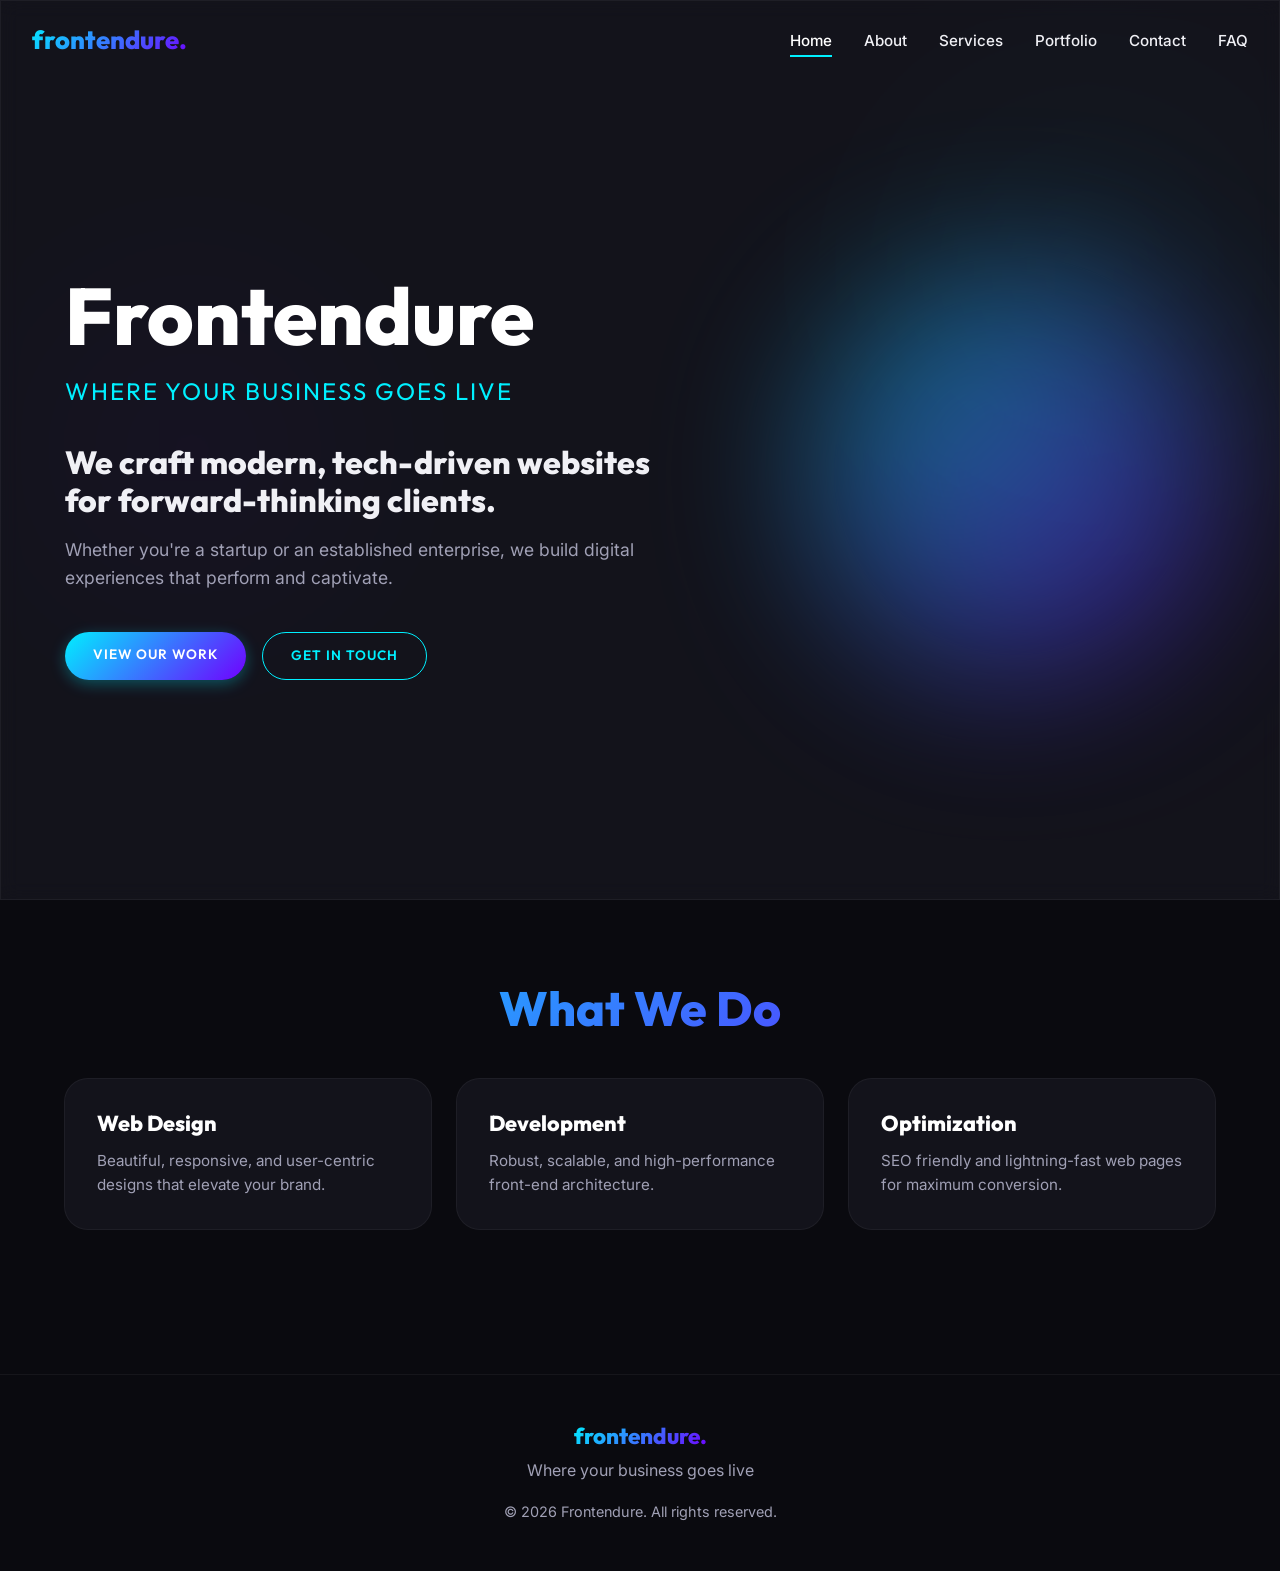
<file: index.html>
<!DOCTYPE html>
<html lang="en">

<head>
    <meta charset="UTF-8">
    <meta name="viewport" content="width=device-width, initial-scale=1.0">
    <meta name="description"
        content="Frontendure - Premier tech-driven web design and development agency. We craft modern, scalable, and high-performance digital experiences for startups and enterprises.">
    <meta name="keywords"
        content="web design, web development, SEO optimization, frontend architecture, startup website, enterprise digital solutions">
    <title>Frontendure | Where your business goes live</title>
    <link rel="preconnect" href="https://fonts.googleapis.com">
    <link rel="preconnect" href="https://fonts.gstatic.com" crossorigin>
    <link
        href="https://fonts.googleapis.com/css2?family=Outfit:wght@300;400;600;800&family=Inter:wght@400;500;700&display=swap"
        rel="stylesheet">
    <link rel="stylesheet" href="css/style.css">
</head>

<body>
    <div id="navbar-placeholder"></div>

    <main class="home-page">
        <!-- Hero Section -->
        <section class="hero glass-panel">
            <div class="hero-content">
                <h1 class="glitch" data-text="Frontendure">Frontendure</h1>
                <p class="tagline">Where your business goes live</p>
                <div class="hero-text">
                    <h2>We craft modern, tech-driven websites for forward-thinking clients.</h2>
                    <p>Whether you're a startup or an established enterprise, we build digital experiences that perform
                        and captivate.</p>
                </div>
                <div class="cta-group">
                    <a href="portfolio.html" class="btn btn-primary" aria-label="View our portfolio of work">View Our
                        Work</a>
                    <a href="contact.html" class="btn btn-secondary" aria-label="Navigate to our contact page">Get in
                        Touch</a>
                </div>
            </div>
            <div class="hero-visual">
                <!-- Abstract tech shape animation placeholder -->
                <div class="tech-sphere"></div>
            </div>
        </section>

        <!-- What We Do Snippet -->
        <section class="services-preview">
            <div class="container">
                <h2 class="section-title">What We Do</h2>
                <div class="cards-grid">
                    <div class="card">
                        <h3>Web Design</h3>
                        <p>Beautiful, responsive, and user-centric designs that elevate your brand.</p>
                    </div>
                    <div class="card">
                        <h3>Development</h3>
                        <p>Robust, scalable, and high-performance front-end architecture.</p>
                    </div>
                    <div class="card">
                        <h3>Optimization</h3>
                        <p>SEO friendly and lightning-fast web pages for maximum conversion.</p>
                    </div>
                </div>
            </div>
        </section>
    </main>

    <div id="footer-placeholder"></div>

    <script src="js/main.js"></script>
</body>

</html>
</file>
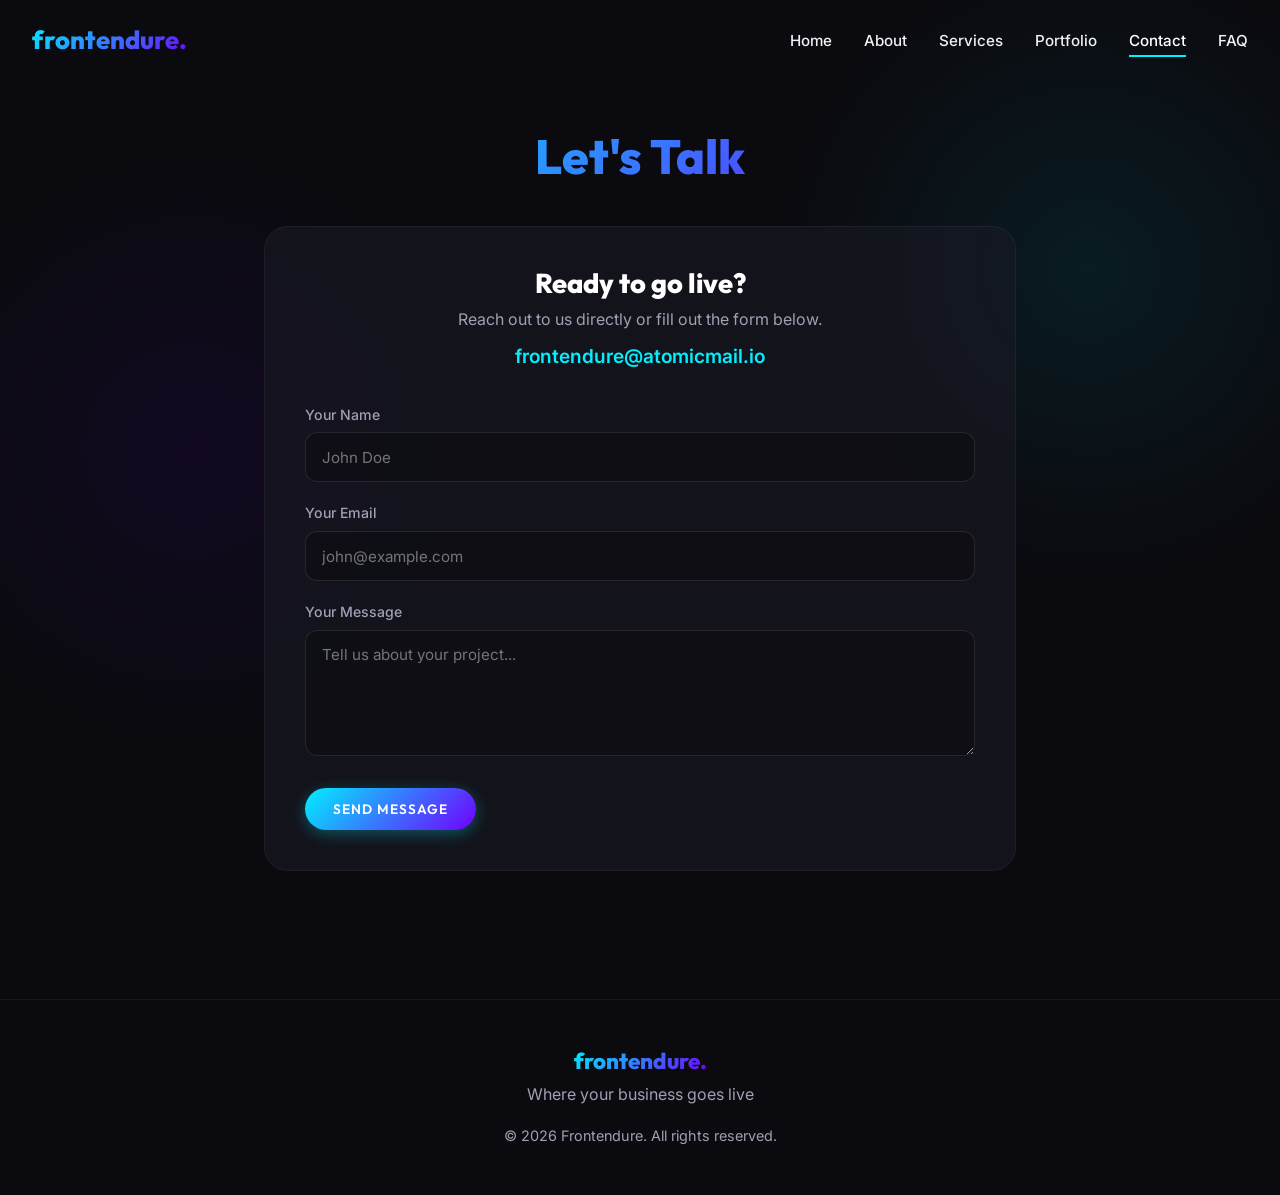
<file: contact.html>
<!DOCTYPE html>
<html lang="en">

<head>
    <meta charset="UTF-8">
    <meta name="viewport" content="width=device-width, initial-scale=1.0">
    <title>Contact Us | Frontendure</title>
    <meta name="description"
        content="Get in touch with Frontendure today. Whether you have a project in mind or just want to say hello, we're ready to help your business go live.">
    <meta name="keywords" content="contact frontendure, project inquiry, web development contact, hire developers">
    <link rel="preconnect" href="https://fonts.googleapis.com">
    <link rel="preconnect" href="https://fonts.gstatic.com" crossorigin>
    <link
        href="https://fonts.googleapis.com/css2?family=Outfit:wght@300;400;600;800&family=Inter:wght@400;500;700&display=swap"
        rel="stylesheet">
    <link rel="stylesheet" href="css/style.css">
    <style>
        .contact-page {
            padding-top: 8rem;
            padding-bottom: 4rem;
            padding-left: 1.5rem;
            padding-right: 1.5rem;
            max-width: 800px;
            width: 100%;
        }

        .contact-wrapper {
            background: var(--bg-card);
            border: 1px solid rgba(255, 255, 255, 0.05);
            border-radius: var(--radius-lg);
            padding: 2.5rem;
            margin-top: 2.5rem;
        }

        .contact-info {
            margin-bottom: 2rem;
            text-align: center;
        }

        .contact-info h3 {
            font-size: clamp(1.3rem, 3vw, 1.7rem);
            margin-bottom: 0.5rem;
            color: #fff;
        }

        .contact-info p {
            font-size: 1rem;
            color: var(--text-muted);
        }

        .contact-info a {
            color: var(--accent-primary);
            font-weight: 600;
            font-size: clamp(1rem, 2.5vw, 1.2rem);
            display: inline-block;
            margin-top: 0.5rem;
            word-break: break-all;
        }

        .contact-form {
            display: flex;
            flex-direction: column;
            gap: 1.25rem;
        }

        .form-group {
            display: flex;
            flex-direction: column;
            gap: 0.4rem;
        }

        .form-group label {
            font-size: 0.88rem;
            color: var(--text-muted);
            font-weight: 500;
        }

        .form-group input,
        .form-group textarea {
            width: 100%;
            padding: 0.9rem 1rem;
            background: rgba(10, 10, 15, 0.5);
            border: 1px solid rgba(255, 255, 255, 0.1);
            border-radius: var(--radius-md);
            color: #fff;
            font-family: inherit;
            font-size: 0.95rem;
        }

        .form-group input:focus,
        .form-group textarea:focus {
            outline: none;
            border-color: var(--accent-primary);
            box-shadow: 0 0 0 3px rgba(0, 240, 255, 0.08);
        }

        .form-group textarea {
            resize: vertical;
            min-height: 120px;
        }

        .submit-btn {
            align-self: flex-start;
            margin-top: 0.75rem;
        }

        @media (max-width: 600px) {
            .contact-page {
                padding-top: 6rem;
                padding-bottom: 3rem;
                padding-left: 1.5rem;
                padding-right: 1.5rem;
            }

            .contact-wrapper {
                padding: 1.5rem;
            }

            .submit-btn {
                align-self: stretch;
                text-align: center;
            }
        }
    </style>
</head>

<body>
    <div id="navbar-placeholder"></div>

    <main class="contact-page container">
        <h1 class="section-title">Let's Talk</h1>

        <div class="contact-wrapper">
            <div class="contact-info">
                <h3>Ready to go live?</h3>
                <p>Reach out to us directly or fill out the form below.</p>
                <a href="mailto:frontendure@atomicmail.io">frontendure@atomicmail.io</a>
            </div>

            <form action="https://formspree.io/f/xaqalelw" method="POST" class="contact-form" id="contact-form">
                <div class="form-group">
                    <label for="name">Your Name</label>
                    <input type="text" id="name" name="name" placeholder="John Doe" required>
                </div>
                <div class="form-group">
                    <label for="email">Your Email</label>
                    <input type="email" id="email" name="email" placeholder="john@example.com" required>
                </div>
                <div class="form-group">
                    <label for="message">Your Message</label>
                    <textarea id="message" name="message" rows="5" placeholder="Tell us about your project..."
                        required></textarea>
                </div>
                <button type="submit" class="btn btn-primary submit-btn" id="submit-btn">Send Message</button>
                <div id="contact-status"
                    style="margin-top: 1rem; border-radius: var(--radius-md); padding: 0.8rem; display: none;"></div>
            </form>
        </div>
    </main>

    <div id="footer-placeholder"></div>
    <script src="js/main.js"></script>
    <script>
        const form = document.getElementById("contact-form");
        const status = document.getElementById("contact-status");
        const submitBtn = document.getElementById("submit-btn");

        async function handleSubmit(event) {
            event.preventDefault();
            const data = new FormData(event.target);

            submitBtn.disabled = true;
            submitBtn.textContent = "Sending...";

            fetch(event.target.action, {
                method: form.method,
                body: data,
                headers: {
                    'Accept': 'application/json'
                }
            }).then(response => {
                if (response.ok) {
                    status.innerHTML = "Thanks for your submission! We'll get back to you soon.";
                    status.style.display = "block";
                    status.style.backgroundColor = "rgba(0, 255, 136, 0.1)";
                    status.style.color = "#00ff88";
                    status.style.border = "1px solid rgba(0, 255, 136, 0.2)";
                    form.reset();
                } else {
                    response.json().then(data => {
                        if (Object.hasOwn(data, 'errors')) {
                            status.innerHTML = data["errors"].map(error => error["message"]).join(", ");
                        } else {
                            status.innerHTML = "Oops! There was a problem submitting your form";
                        }
                        status.style.display = "block";
                        status.style.backgroundColor = "rgba(255, 68, 68, 0.1)";
                        status.style.color = "#ff4444";
                        status.style.border = "1px solid rgba(255, 68, 68, 0.2)";
                    })
                }
            }).catch(error => {
                status.innerHTML = "Oops! There was a problem submitting your form";
                status.style.display = "block";
                status.style.backgroundColor = "rgba(255, 68, 68, 0.1)";
                status.style.color = "#ff4444";
                status.style.border = "1px solid rgba(255, 68, 68, 0.2)";
            }).finally(() => {
                submitBtn.disabled = false;
                submitBtn.textContent = "Send Message";
            });
        }
        form.addEventListener("submit", handleSubmit)
    </script>
</body>

</html>
</file>
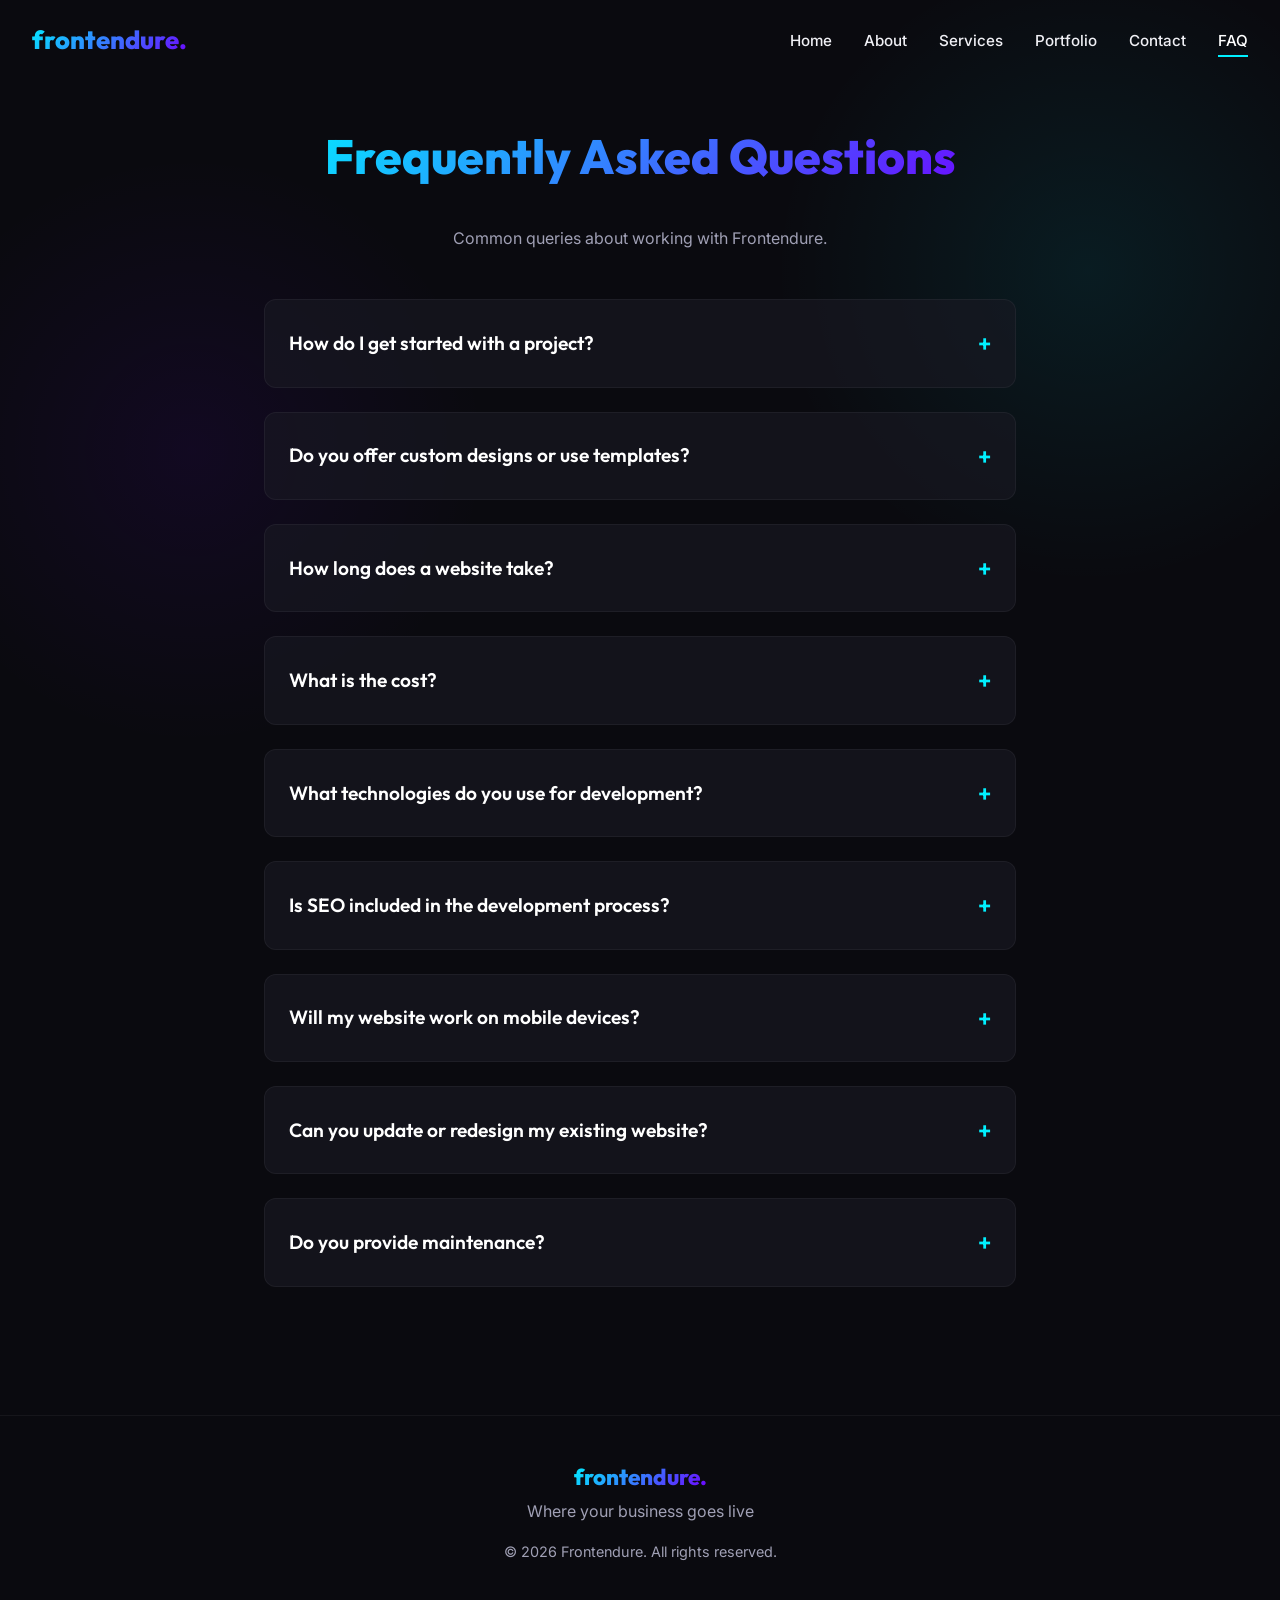
<file: faq.html>
<!DOCTYPE html>
<html lang="en">

<head>
    <meta charset="UTF-8">
    <meta name="viewport" content="width=device-width, initial-scale=1.0">
    <title>FAQ | Frontendure</title>
    <meta name="description"
        content="Find answers to common questions about working with Frontendure, our process, pricing, and the technologies we use to build your digital future.">
    <meta name="keywords" content="frequently asked questions, web development faq, agency process, frontendure help">
    <link rel="preconnect" href="https://fonts.googleapis.com">
    <link rel="preconnect" href="https://fonts.gstatic.com" crossorigin>
    <link
        href="https://fonts.googleapis.com/css2?family=Outfit:wght@300;400;600;800&family=Inter:wght@400;500;700&display=swap"
        rel="stylesheet">
    <link rel="stylesheet" href="css/style.css">
    <style>
        .faq-page {
            padding-top: 8rem;
            padding-bottom: 4rem;
            padding-left: 1.5rem;
            padding-right: 1.5rem;
            max-width: 800px;
        }

        .faq-list {
            margin-top: 3rem;
            display: flex;
            flex-direction: column;
            gap: 1.5rem;
        }

        details {
            background: var(--bg-card);
            border: 1px solid rgba(255, 255, 255, 0.05);
            border-radius: var(--radius-md);
            overflow: hidden;
            transition: all var(--transition);
        }

        details[open] {
            border-color: rgba(0, 240, 255, 0.3);
            box-shadow: 0 4px 15px rgba(0, 240, 255, 0.05);
        }

        summary {
            padding: 1.5rem;
            font-family: var(--font-heading);
            font-size: 1.2rem;
            font-weight: 600;
            color: #fff;
            cursor: pointer;
            list-style: none;
            /* remove default arrow */
            display: flex;
            justify-content: space-between;
            align-items: center;
        }

        summary::before {
            content: '+';
            color: var(--accent-primary);
            font-size: 1.5rem;
            order: 2;
            /* places icon on the right */
            transition: transform var(--transition);
        }

        details[open] summary::before {
            content: '-';
            transform: rotate(180deg);
        }

        .faq-answer {
            padding: 0 1.5rem 1.5rem;
            color: var(--text-muted);
            border-top: 1px solid rgba(255, 255, 255, 0.05);
            margin-top: -0.5rem;
            padding-top: 1.5rem;
            line-height: 1.7;
        }

        @media (max-width: 480px) {
            .faq-page {
                padding-top: 6rem;
                padding-bottom: 3rem;
                padding-left: 1.5rem;
                padding-right: 1.5rem;
            }
        }
    </style>
</head>

<body>
    <div id="navbar-placeholder"></div>

    <main class="faq-page container">
        <h1 class="section-title">Frequently Asked Questions</h1>
        <p style="text-align:center; color: var(--text-muted); margin-bottom: 2rem;">Common queries about working with
            Frontendure.</p>

        <div class="faq-list">
            <details>
                <summary>How do I get started with a project?</summary>
                <div class="faq-answer">
                    <p>Simply head over to our Contact page and fill out the form, or reach out to us directly via
                        email. We'll schedule a discovery call to discuss your vision, requirements, and goals to ensure
                        we're the right fit for your needs.</p>
                </div>
            </details>

            <details>
                <summary>Do you offer custom designs or use templates?</summary>
                <div class="faq-answer">
                    <p>We pride ourselves on creating 100% custom designs tailored to your brand identity. We don't use
                        generic templates; every pixel is crafted specifically for your business to ensure you stand out
                        in your industry.</p>
                </div>
            </details>

            <details>
                <summary>How long does a website take?</summary>
                <div class="faq-answer">
                    <p>We deliver your website as quickly as possible — the timeline depends entirely on the scale of
                        your project. A simple landing page can be ready in days, while a full-featured web application
                        may take a few weeks. Speed is always a priority without compromising quality.</p>
                </div>
            </details>

            <details>
                <summary>What is the cost?</summary>
                <div class="faq-answer">
                    <p>Frontendure is the platform where websites are created most affordably. We offer competitive,
                        transparent pricing tailored to your needs — whether it's a sleek landing page or a full web
                        platform. Reach out for a custom quote.</p>
                </div>
            </details>

            <details>
                <summary>What technologies do you use for development?</summary>
                <div class="faq-answer">
                    <p>We use a modern stack including HTML5, CSS3 (with advanced techniques like Glassmorphism), and
                        JavaScript. Depending on project needs, we also leverage frameworks like React or Vite to build
                        high-performance, scalable applications.</p>
                </div>
            </details>

            <details>
                <summary>Is SEO included in the development process?</summary>
                <div class="faq-answer">
                    <p>Yes! We believe a great website must be discoverable. Every site we build follows SEO best
                        practices, from semantic HTML structure to optimized meta tags and lightning-fast loading speeds
                        to help you rank higher.</p>
                </div>
            </details>

            <details>
                <summary>Will my website work on mobile devices?</summary>
                <div class="faq-answer">
                    <p>Absolutely. In today's digital landscape, mobile-first design is a must. Every website we build
                        is fully responsive, ensuring a seamless and beautiful experience across all screen sizes, from
                        smartphones to large desktops.</p>
                </div>
            </details>

            <details>
                <summary>Can you update or redesign my existing website?</summary>
                <div class="faq-answer">
                    <p>Definitely. We can take your current site and give it a modern, tech-driven makeover, improving
                        both its visual appeal and its technical performance to meet today's web standards and user
                        expectations.</p>
                </div>
            </details>

            <details>
                <summary>Do you provide maintenance?</summary>
                <div class="faq-answer">
                    <p>Yes, absolutely! We provide ongoing maintenance and are ready to assist with any updates,
                        improvements, security patches, or new feature additions as required. We're with you long after
                        launch — your growth is our commitment.</p>
                </div>
            </details>
        </div>
    </main>

    <div id="footer-placeholder"></div>
    <script src="js/main.js"></script>
</body>

</html>
</file>
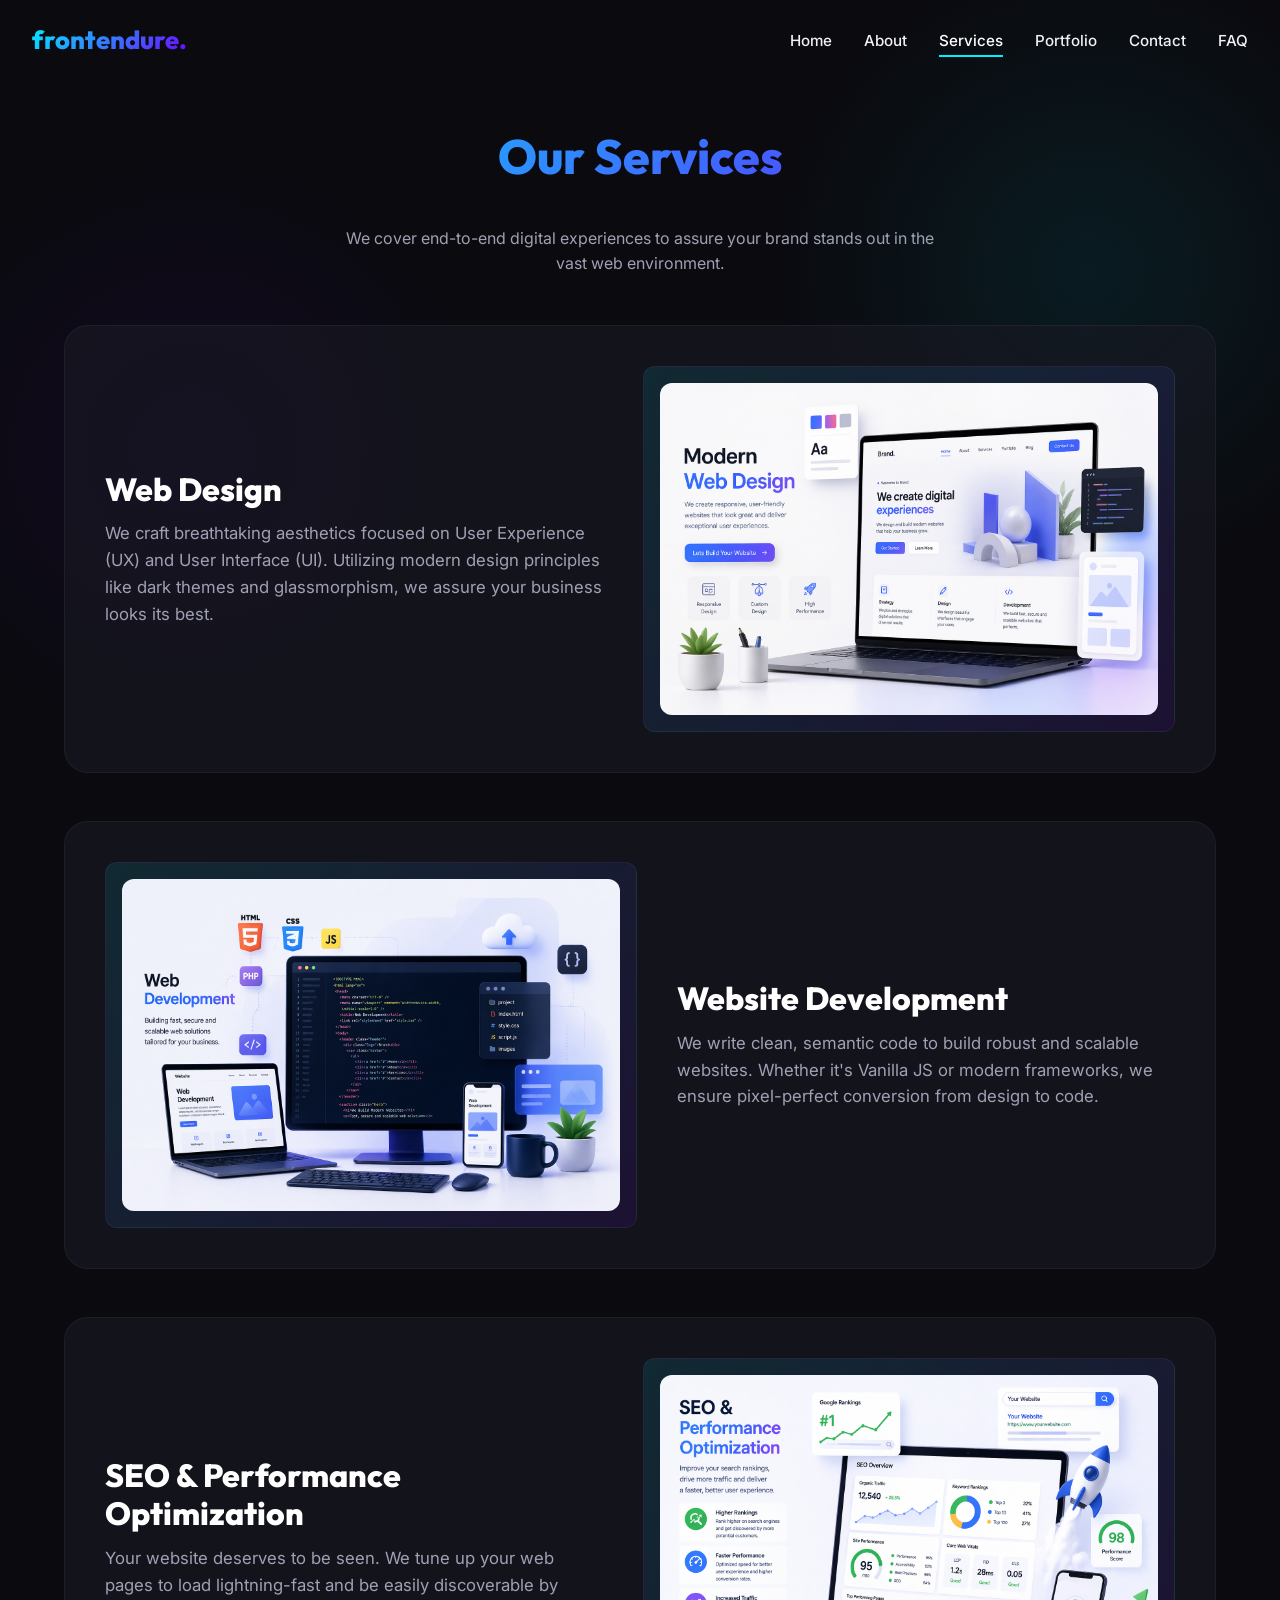
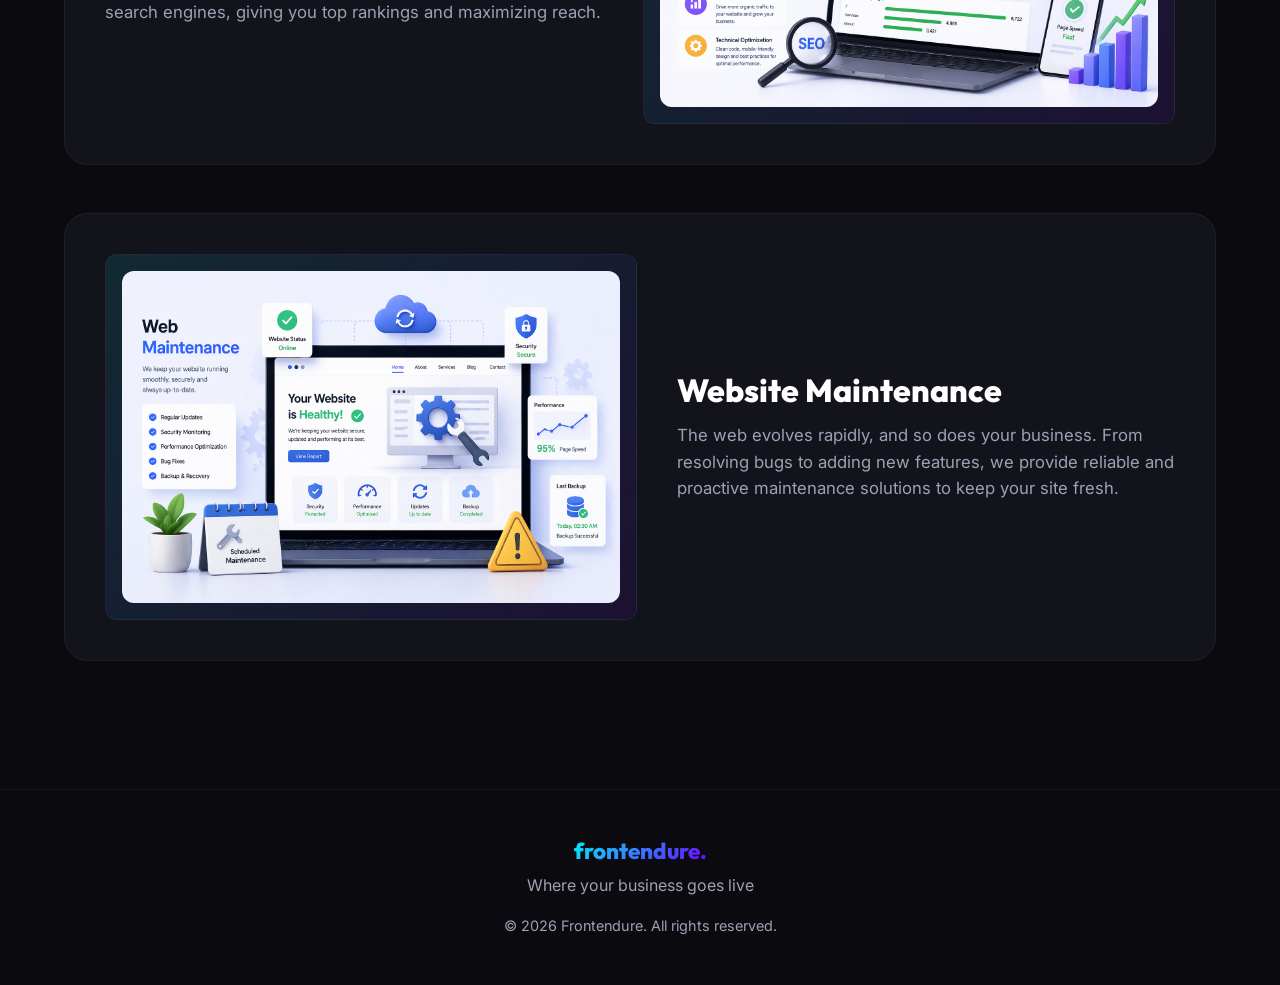
<file: services.html>
<!DOCTYPE html>
<html lang="en">

<head>
    <meta charset="UTF-8">
    <meta name="viewport" content="width=device-width, initial-scale=1.0">
    <title>Services | Frontendure</title>
    <meta name="description"
        content="Explore the comprehensive digital services offered by Frontendure, including web design, scalable development, SEO optimization, and website maintenance.">
    <meta name="keywords"
        content="web services, web design services, custom development, SEO agency, website maintenance">
    <link rel="preconnect" href="https://fonts.googleapis.com">
    <link rel="preconnect" href="https://fonts.gstatic.com" crossorigin>
    <link
        href="https://fonts.googleapis.com/css2?family=Outfit:wght@300;400;600;800&family=Inter:wght@400;500;700&display=swap"
        rel="stylesheet">
    <link rel="stylesheet" href="css/style.css">
    <style>
        .services-page {
            padding-top: 8rem;
            padding-bottom: 4rem;
            padding-left: 1.5rem;
            padding-right: 1.5rem;
        }

        .service-list {
            display: flex;
            flex-direction: column;
            gap: 3rem;
            margin-top: 3rem;
        }

        .srv-card {
            background: var(--bg-card);
            border: 1px solid rgba(255, 255, 255, 0.05);
            padding: 2.5rem;
            border-radius: var(--radius-lg);
            display: flex;
            align-items: center;
            gap: 2.5rem;
        }

        .srv-card:nth-child(even) {
            flex-direction: row-reverse;
        }

        .srv-content {
            flex: 1;
        }

        .srv-visual {
            flex: 1;
            min-height: 200px;
            border-radius: var(--radius-md);
            background: linear-gradient(135deg, rgba(0, 240, 255, 0.1), rgba(112, 0, 255, 0.1));
            border: 1px solid rgba(255, 255, 255, 0.05);
            display: flex;
            align-items: center;
            justify-content: center;
            font-family: var(--font-heading);
            color: var(--accent-primary);
            font-size: 1.3rem;
            text-align: center;
            padding: 1rem;
            overflow: hidden;
        }

        .srv-visual img {
            width: 100%;
            height: 100%;
            object-fit: cover;
            border-radius: inherit;
            display: block;
        }

        .srv-card h3 {
            font-size: clamp(1.4rem, 3vw, 2rem);
            margin-bottom: 0.75rem;
            color: #fff;
        }

        .srv-card p {
            font-size: clamp(0.9rem, 2vw, 1.05rem);
            color: var(--text-muted);
        }

        @media (max-width: 768px) {

            .srv-card,
            .srv-card:nth-child(even) {
                flex-direction: column;
                gap: 1.5rem;
                padding: 1.75rem;
            }

            .srv-visual {
                min-height: 140px;
                width: 100%;
                font-size: 1.1rem;
            }
        }

        @media (max-width: 480px) {
            .services-page {
                padding-top: 6rem;
                padding-bottom: 3rem;
                padding-left: 1.5rem;
                padding-right: 1.5rem;
            }

            .srv-card {
                padding: 1.25rem;
            }
        }
    </style>
</head>

<body>
    <div id="navbar-placeholder"></div>

    <main class="services-page container">
        <h1 class="section-title">Our Services</h1>
        <p style="text-align:center; color: var(--text-muted); max-width: 600px; margin: 0 auto;">We cover end-to-end
            digital experiences to assure your brand stands out in the vast web environment.</p>

        <div class="service-list">
            <div class="srv-card">
                <div class="srv-content">
                    <h3>Web Design</h3>
                    <p>We craft breathtaking aesthetics focused on User Experience (UX) and User Interface (UI).
                        Utilizing modern design principles like dark themes and glassmorphism, we assure your business
                        looks its best.</p>
                </div>
                <div class="srv-visual">
                    <img src="images/web design.png" alt="Web Design Visual">
                </div>
            </div>

            <div class="srv-card">
                <div class="srv-content">
                    <h3>Website Development</h3>
                    <p>We write clean, semantic code to build robust and scalable websites. Whether it's Vanilla JS or
                        modern frameworks, we ensure pixel-perfect conversion from design to code.</p>
                </div>
                <div class="srv-visual">
                    <img src="images/web dev.png" alt="Website Development Visual">
                </div>
            </div>

            <div class="srv-card">
                <div class="srv-content">
                    <h3>SEO &amp; Performance Optimization</h3>
                    <p>Your website deserves to be seen. We tune up your web pages to load lightning-fast and be easily
                        discoverable by search engines, giving you top rankings and maximizing reach.</p>
                </div>
                <div class="srv-visual">
                    <img src="images/seo.png" alt="SEO & Performance Visual">
                </div>
            </div>

            <div class="srv-card">
                <div class="srv-content">
                    <h3>Website Maintenance</h3>
                    <p>The web evolves rapidly, and so does your business. From resolving bugs to adding new features,
                        we provide reliable and proactive maintenance solutions to keep your site fresh.</p>
                </div>
                <div class="srv-visual">
                    <img src="images/web main.png" alt="Website Maintenance Visual">
                </div>
            </div>
        </div>
    </main>

    <div id="footer-placeholder"></div>
    <script src="js/main.js"></script>
</body>

</html>
</file>
<file: css/style.css>
/* =========================================
   CSS CUSTOM PROPERTIES
   ========================================= */
:root {
    /* Color Palette */
    --bg-dark: #0a0a0f;
    --bg-card: rgba(25, 25, 35, 0.6);
    --text-main: #f0f0f5;
    --text-muted: #a0a0b5;
    --accent-primary: #00f0ff;
    --accent-secondary: #7000ff;
    --accent-gradient: linear-gradient(135deg, var(--accent-primary), var(--accent-secondary));

    /* Typography */
    --font-heading: 'Outfit', sans-serif;
    --font-body: 'Inter', sans-serif;

    /* Metrics */
    --radius-md: 12px;
    --radius-lg: 24px;
    --transition: 0.3s cubic-bezier(0.25, 0.8, 0.25, 1);

    /* Nav height for offset */
    --nav-height: 80px;
}

/* =========================================
   RESET & BASE
   ========================================= */
*,
*::before,
*::after {
    margin: 0;
    padding: 0;
    box-sizing: border-box;
}

html {
    scroll-behavior: smooth;
    font-size: 16px;
}

body {
    background-color: var(--bg-dark);
    color: var(--text-main);
    font-family: var(--font-body);
    line-height: 1.6;
    overflow-x: hidden;
    background-image:
        radial-gradient(circle at 15% 50%, rgba(112, 0, 255, 0.08), transparent 25%),
        radial-gradient(circle at 85% 30%, rgba(0, 240, 255, 0.08), transparent 25%);
    background-attachment: fixed;
}

h1,
h2,
h3,
h4,
h5,
h6 {
    font-family: var(--font-heading);
    font-weight: 800;
    line-height: 1.2;
}

a {
    text-decoration: none;
    color: var(--text-main);
    transition: color var(--transition);
}

img {
    max-width: 100%;
    height: auto;
    display: block;
}

/* =========================================
   UTILITY CLASSES
   ========================================= */
.glass-panel {
    background: var(--bg-card);
    backdrop-filter: blur(10px);
    -webkit-backdrop-filter: blur(10px);
    border: 1px solid rgba(255, 255, 255, 0.05);
}

.container {
    width: 100%;
    max-width: 1200px;
    margin: 0 auto;
    padding: 0 1.5rem;
}

/* =========================================
   BUTTONS
   ========================================= */
.btn {
    display: inline-block;
    padding: 0.75rem 1.75rem;
    border-radius: 50px;
    font-weight: 600;
    font-family: var(--font-heading);
    cursor: pointer;
    transition: all var(--transition);
    text-transform: uppercase;
    letter-spacing: 1px;
    font-size: 0.85rem;
    white-space: nowrap;
    border: none;
}

.btn-primary {
    background: var(--accent-gradient);
    color: #fff;
    box-shadow: 0 4px 15px rgba(0, 240, 255, 0.3);
}

.btn-primary:hover {
    box-shadow: 0 6px 20px rgba(112, 0, 255, 0.5);
    transform: translateY(-2px);
}

.btn-secondary {
    background: transparent;
    border: 1px solid var(--accent-primary);
    color: var(--accent-primary);
}

.btn-secondary:hover {
    background: rgba(0, 240, 255, 0.1);
    transform: translateY(-2px);
}

/* =========================================
   HEADER / NAVBAR
   ========================================= */
.site-header {
    position: fixed;
    top: 0;
    left: 0;
    width: 100%;
    /* Must be above the drawer (1100) and backdrop (1040) */
    z-index: 1300;
    padding: 1.25rem 2rem;
    display: flex;
    justify-content: space-between;
    align-items: center;
    transition: padding var(--transition), background var(--transition);
}

.site-header.scrolled {
    padding: 0.85rem 2rem;
    background: rgba(10, 10, 15, 0.95);
    backdrop-filter: blur(15px);
    -webkit-backdrop-filter: blur(15px);
    border-bottom: 1px solid rgba(255, 255, 255, 0.05);
}

.logo {
    font-size: 1.6rem;
    font-weight: 800;
    font-family: var(--font-heading);
    background: var(--accent-gradient);
    -webkit-background-clip: text;
    -webkit-text-fill-color: transparent;
    background-clip: text;
    flex-shrink: 0;
}

/* Desktop nav */
.nav-links {
    display: flex;
    gap: 2rem;
    list-style: none;
    align-items: center;
}

.nav-links a {
    font-weight: 500;
    font-size: 0.95rem;
    position: relative;
    padding-bottom: 4px;
}

.nav-links a::after {
    content: '';
    position: absolute;
    bottom: -3px;
    left: 0;
    width: 0;
    height: 2px;
    background: var(--accent-primary);
    transition: width var(--transition);
}

.nav-links a:hover::after,
.nav-links a.active::after {
    width: 100%;
}

.nav-links a:hover,
.nav-links a.active {
    color: #fff;
}

/* =========================================
   HAMBURGER BUTTON (hidden on desktop)
   ========================================= */
.hamburger {
    display: none;
    flex-direction: column;
    justify-content: center;
    align-items: center;
    gap: 6px;
    /* minimum 48×48 touch target (WCAG) */
    width: 48px;
    height: 48px;
    padding: 10px;
    background: transparent;
    border: 1px solid rgba(255, 255, 255, 0.15);
    border-radius: var(--radius-md);
    cursor: pointer;
    flex-shrink: 0;
    /* Higher than .nav-menu (1100) and .nav-backdrop (1040) */
    z-index: 1400;
    transition: border-color var(--transition), background var(--transition);
    -webkit-tap-highlight-color: transparent;
    touch-action: manipulation;
}

.hamburger:hover {
    border-color: var(--accent-primary);
    background: rgba(0, 240, 255, 0.06);
}

.hamburger span {
    display: block;
    width: 22px;
    height: 2px;
    background: var(--text-main);
    border-radius: 2px;
    transition: transform 0.35s ease, opacity 0.35s ease, width 0.35s ease;
    transform-origin: center;
}

/* Animated X when open */
.hamburger.open span:nth-child(1) {
    transform: translateY(8px) rotate(45deg);
}

.hamburger.open span:nth-child(2) {
    opacity: 0;
    transform: scaleX(0);
}

.hamburger.open span:nth-child(3) {
    transform: translateY(-8px) rotate(-45deg);
}

/* Dark backdrop overlay — shown when menu is open */
.nav-backdrop {
    position: fixed;
    inset: 0;
    background: rgba(0, 0, 0, 0.6);
    z-index: 1040;
    backdrop-filter: blur(2px);
    -webkit-backdrop-filter: blur(2px);
    opacity: 0;
    pointer-events: none;
    transition: opacity 0.35s ease;
}

.nav-backdrop.visible {
    opacity: 1;
    pointer-events: auto;
}

/* =========================================
   SECTION TITLE
   ========================================= */
.section-title {
    font-size: clamp(2rem, 5vw, 3rem);
    text-align: center;
    margin-bottom: 2.5rem;
    background: var(--accent-gradient);
    -webkit-background-clip: text;
    -webkit-text-fill-color: transparent;
    background-clip: text;
}

/* =========================================
   HERO SECTION
   ========================================= */
.hero {
    min-height: 100vh;
    display: flex;
    align-items: center;
    justify-content: space-between;
    padding: calc(var(--nav-height) + 2rem) 5% 4rem;
    position: relative;
    overflow: hidden;
    gap: 2rem;
}

.hero-content {
    max-width: 600px;
    z-index: 2;
    flex: 1;
}

.glitch {
    font-size: clamp(2.8rem, 8vw, 5rem);
    margin-bottom: 0.5rem;
    position: relative;
    color: #fff;
    word-break: break-word;
}

.tagline {
    font-size: clamp(1rem, 2.5vw, 1.5rem);
    color: var(--accent-primary);
    margin-bottom: 2rem;
    font-family: var(--font-heading);
    letter-spacing: 2px;
    text-transform: uppercase;
}

.hero-text h2 {
    font-size: clamp(1.3rem, 3vw, 2rem);
    margin-bottom: 1rem;
}

.hero-text p {
    color: var(--text-muted);
    font-size: clamp(0.95rem, 2vw, 1.1rem);
    margin-bottom: 2.5rem;
}

.cta-group {
    display: flex;
    gap: 1rem;
    flex-wrap: wrap;
}

.hero-visual {
    flex-shrink: 0;
    display: flex;
    align-items: center;
    justify-content: center;
}

.tech-sphere {
    width: clamp(200px, 35vw, 400px);
    height: clamp(200px, 35vw, 400px);
    border-radius: 50%;
    background: var(--accent-gradient);
    filter: blur(80px);
    opacity: 0.5;
    animation: pulse 6s infinite alternate ease-in-out;
}

@keyframes pulse {
    0% {
        transform: scale(1);
        filter: blur(80px);
        opacity: 0.5;
    }

    100% {
        transform: scale(1.1);
        filter: blur(100px);
        opacity: 0.7;
    }
}

/* =========================================
   SERVICES PREVIEW / CARDS GRID
   ========================================= */
.services-preview {
    padding: 5rem 0;
}

.cards-grid {
    display: grid;
    grid-template-columns: repeat(auto-fit, minmax(280px, 1fr));
    gap: 1.5rem;
}

.card {
    background: var(--bg-card);
    border: 1px solid rgba(255, 255, 255, 0.05);
    padding: 2rem;
    border-radius: var(--radius-lg);
    transition: transform var(--transition), box-shadow var(--transition);
}

.card:hover {
    transform: translateY(-8px);
    box-shadow: 0 10px 30px rgba(0, 240, 255, 0.1);
    border-color: rgba(0, 240, 255, 0.3);
}

.card h3 {
    font-size: 1.35rem;
    margin-bottom: 0.75rem;
    color: #fff;
}

.card p {
    color: var(--text-muted);
    font-size: 0.95rem;
}

/* =========================================
   FOOTER
   ========================================= */
.site-footer {
    text-align: center;
    padding: 3rem 0;
    border-top: 1px solid rgba(255, 255, 255, 0.05);
    margin-top: 4rem;
    color: var(--text-muted);
}

.site-footer .logo {
    display: inline-block;
    margin-bottom: 0.5rem;
    font-size: 1.4rem;
}

/* =========================================
   RESPONSIVE BREAKPOINTS
   ========================================= */

/* ---- Tablet & smaller (max 1024px) ---- */
@media (max-width: 1024px) {
    .hero {
        padding: calc(var(--nav-height) + 1.5rem) 4% 3rem;
    }

    .site-header {
        padding: 1.1rem 1.5rem;
    }

    .site-header.scrolled {
        padding: 0.75rem 1.5rem;
    }
}

/* ---- Tablet (max 768px) — show hamburger ---- */
@media (max-width: 768px) {

    /* Show hamburger */
    .hamburger {
        display: flex;
    }

    /* Backdrop - handled globally with pointer-events */

    /* Slide-in drawer from right */
    .nav-menu {
        position: fixed;
        top: 0;
        right: -100%;
        width: min(300px, 82vw);
        height: 100dvh;
        height: 100vh;
        /* fallback */
        background: rgba(8, 8, 16, 0.97);
        backdrop-filter: blur(24px);
        -webkit-backdrop-filter: blur(24px);
        border-left: 1px solid rgba(0, 240, 255, 0.08);
        display: flex;
        flex-direction: column;
        align-items: stretch;
        justify-content: flex-start;
        padding-top: 90px;
        transition: right 0.4s cubic-bezier(0.25, 0.8, 0.25, 1);
        z-index: 1100;
        overflow-y: auto;
    }

    .nav-menu.open {
        right: 0;
        box-shadow: -8px 0 40px rgba(0, 0, 0, 0.6);
    }

    .nav-links {
        flex-direction: column;
        gap: 0;
        align-items: stretch;
        width: 100%;
        padding: 0.5rem 0 2rem;
    }

    .nav-links li a {
        display: flex;
        align-items: center;
        padding: 1rem 1.75rem;
        font-size: 1.05rem;
        font-family: var(--font-heading);
        font-weight: 600;
        color: var(--text-muted);
        border-bottom: 1px solid rgba(255, 255, 255, 0.04);
        transition: background 0.25s ease, color 0.25s ease, padding-left 0.25s ease;
        letter-spacing: 0.02em;
    }

    .nav-links li:first-child a {
        border-top: 1px solid rgba(255, 255, 255, 0.04);
    }

    .nav-links a:hover {
        background: rgba(0, 240, 255, 0.06);
        color: #fff;
        padding-left: 2.25rem;
    }

    .nav-links a.active {
        background: linear-gradient(90deg, rgba(0, 240, 255, 0.12), transparent);
        color: var(--accent-primary);
        border-left: 3px solid var(--accent-primary);
        padding-left: calc(1.75rem - 3px);
    }

    .nav-links a::after {
        display: none;
    }

    /* Hero stacks vertically */
    .hero {
        flex-direction: column;
        justify-content: center;
        text-align: center;
        padding: calc(var(--nav-height) + 2rem) 5% 4rem;
        gap: 2rem;
    }

    .hero-content {
        max-width: 100%;
    }

    .cta-group {
        justify-content: center;
    }

    .hero-visual {
        display: none;
    }

    /* Section headings */
    .section-title {
        font-size: clamp(1.8rem, 6vw, 2.5rem);
        margin-bottom: 2rem;
    }

    /* Cards grid single column */
    .cards-grid {
        grid-template-columns: 1fr;
    }
}

/* ---- Small phones (max 480px) ---- */
@media (max-width: 480px) {
    html {
        font-size: 15px;
    }

    .site-header {
        padding: 1rem;
    }

    .site-header.scrolled {
        padding: 0.65rem 1rem;
    }

    .logo {
        font-size: 1.35rem;
    }

    .hero {
        padding: calc(var(--nav-height) + 1rem) 1.2rem 3rem;
    }

    .glitch {
        font-size: clamp(2.2rem, 10vw, 3.2rem);
    }

    .tagline {
        font-size: 0.9rem;
        letter-spacing: 1px;
    }

    .cta-group {
        flex-direction: column;
        align-items: stretch;
    }

    .btn {
        text-align: center;
        padding: 0.75rem 1.25rem;
    }

    .container {
        padding: 0 1.5rem;
    }

    .card {
        padding: 1.5rem;
    }

    /* Footer tighter on phones */
    .site-footer {
        padding: 2rem 1rem;
        margin-top: 2rem;
    }
}

/* ---- Very small phones (max 360px) ---- */
@media (max-width: 360px) {
    html {
        font-size: 14px;
    }

    .logo {
        font-size: 1.2rem;
    }

    .nav-menu {
        width: 92vw;
        padding-top: 80px;
    }

    .hamburger {
        width: 40px;
        height: 40px;
    }
}
</file>
